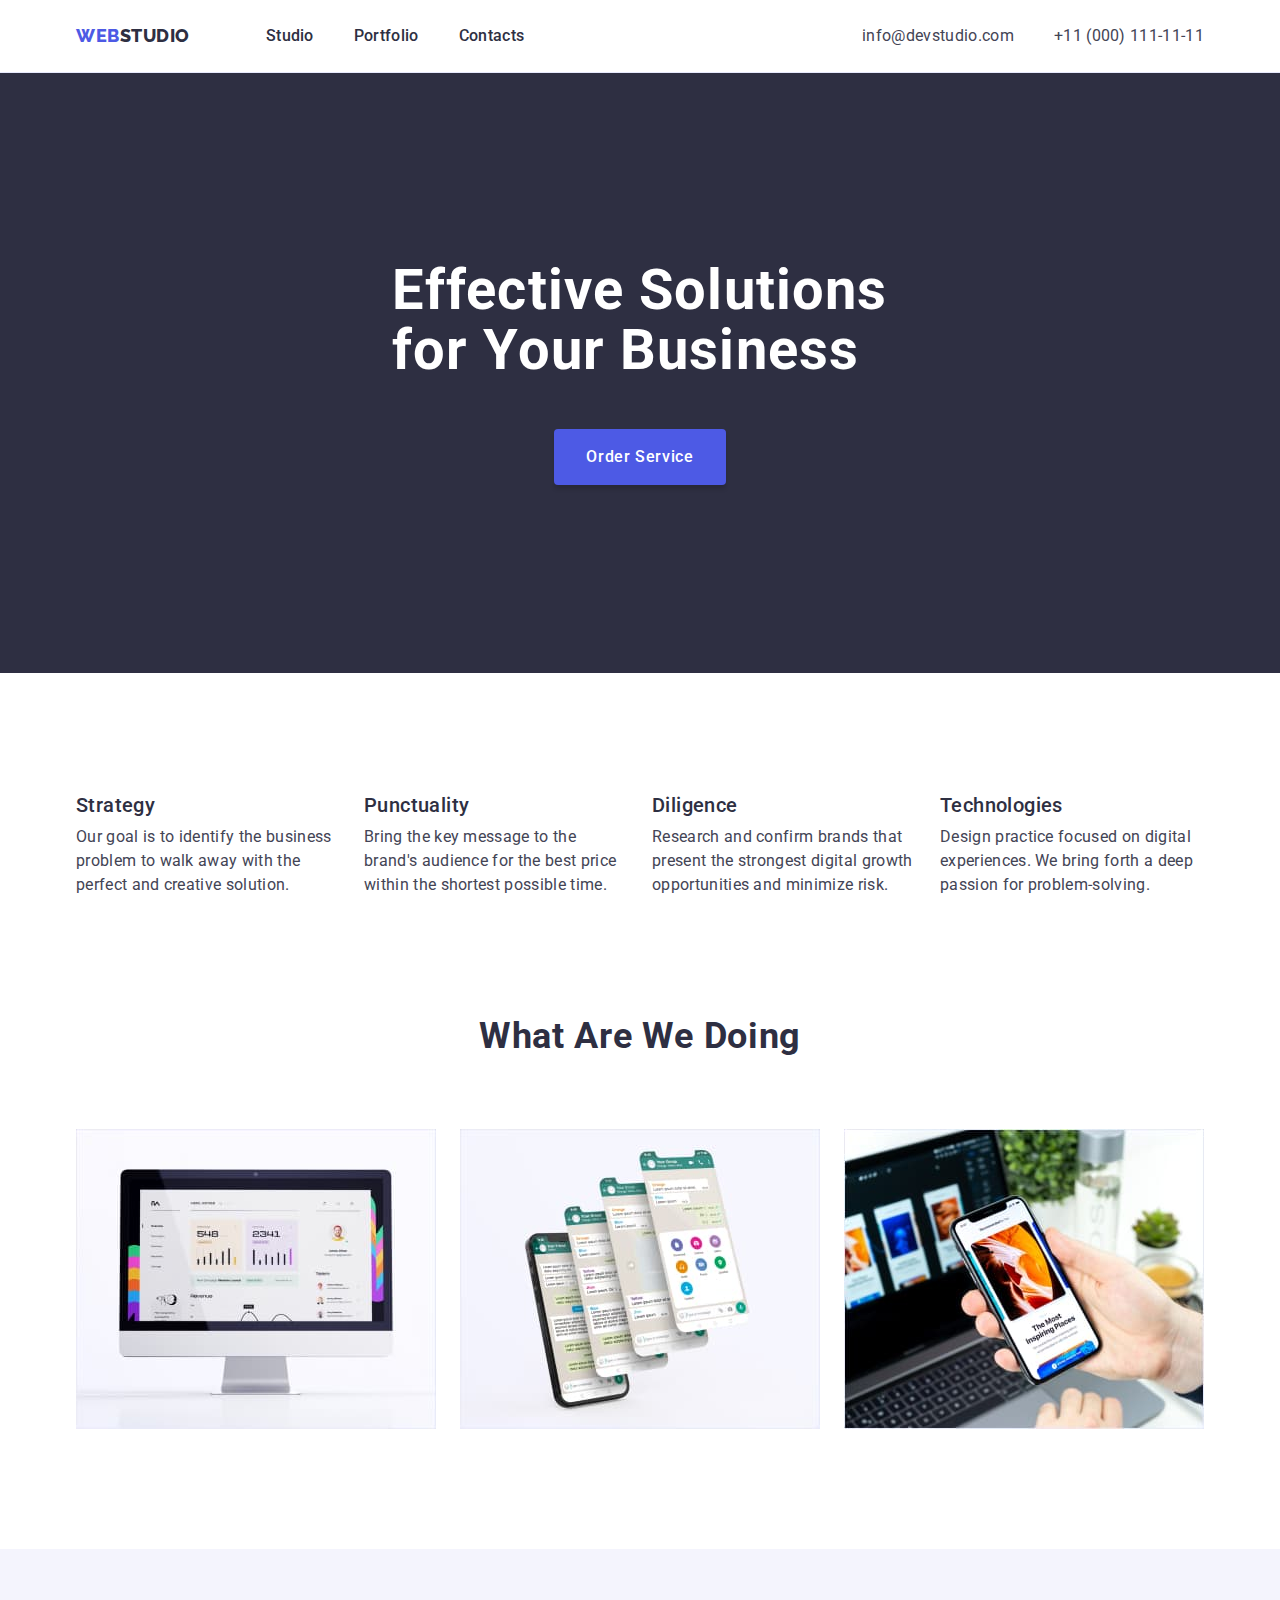
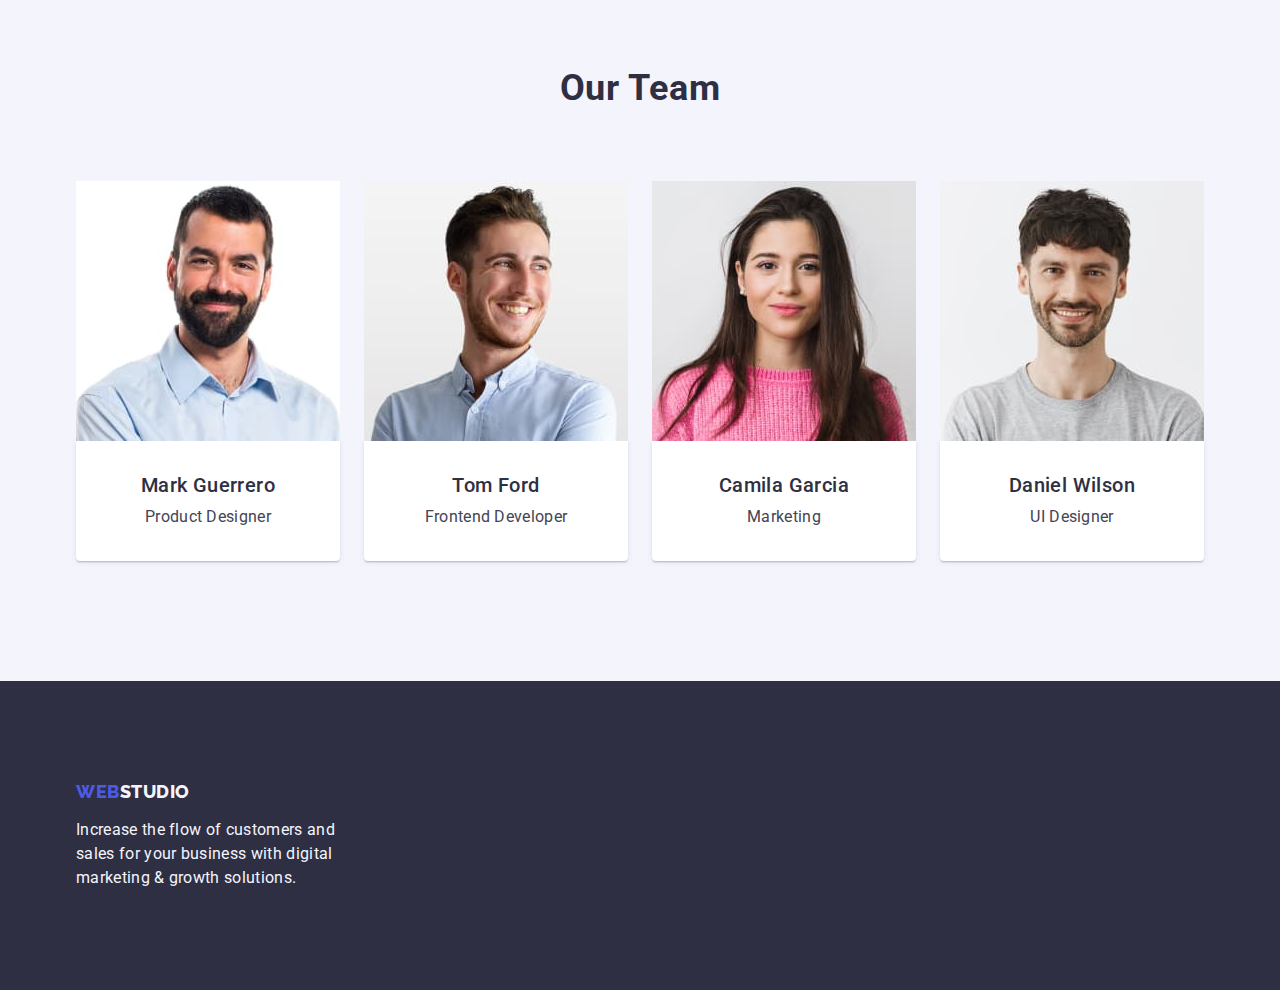
<file: index.html>
<!DOCTYPE html>
<html lang="en">
  <head>
    <meta charset="UTF-8" />
    <meta http-equiv="X-UA-Compatible" content="IE=edge" />
    <meta name="viewport" content="width=device-width, initial-scale=1.0" />
    <title>WebStudio</title>
    <link rel="preconnect" href="https://fonts.googleapis.com" />
    <link rel="preconnect" href="https://fonts.gstatic.com" crossorigin />
    <link
      href="https://fonts.googleapis.com/css2?family=Raleway:wght@800&family=Roboto:wght@400;500;700;900&display=swap"
      rel="stylesheet"
    />
	 <link rel="stylesheet" href="https://cdn.jsdelivr.net/npm/modern-normalize@1.1.0/modern-normalize.min.css">
    <link rel="stylesheet" href="./css/styles.css" />
  </head>
  <body>
    <header class="header">
     <div class="container header-container">
		<nav class="header-nav">
			<a class="header-logo logo link" href="./index.html">
			  Web<span class="header-span">Studio</span></a
			>
			<ul class="header-list list">
			  <li class="header-item"><a class="header-link link" href="./index.html">Studio</a></li>
			  <li class="header-item">
				 <a class="header-link link" href="./portfolio.html">Portfolio</a>
			  </li>
			  <li class="header-item"><a class="header-link link" href="">Contacts</a></li>
			</ul>
		 </nav>
		 <address class="header-contacts">
			<ul class="header-list-contacts list">
			  <li class="header-list-item">
				 <a class="header-mail-tel link" href="mailto:info@devstudio.com"
					>info@devstudio.com</a
				 >
			  </li>
			  <li class="header-list-item">
				 <a class="header-mail-tel link" href="tel:+110001111111"
					>+11 (000) 111-11-11</a
				 >
			  </li>
			</ul>
		 </address>
	  </div>
    </header>

    <main>
      <!-- Effective Solutions for Your Business -->
      <section class="hero">
		<div class="container">
			<h1 class="hero-main-title">Effective Solutions for Your Business</h1>
		<button class="hero-button" type="button">Order Service</button>
	</div>
      </section>
		

      <!-- Our advantages -->
      <section class="advantages">
        <div class="container">
			<!-- Заголовок h2 скриємо у сss -->
			<h2 class="visually-hidden">Our advantages</h2>
			<ul class="advantages-list list">
			  <li class="advantages-item">
				 <h3 class="advantages-title">Strategy</h3>
				 <p class="advantages-text">
					Our goal is to identify the business problem to walk away with the
					perfect and creative solution.
				 </p>
			  </li>
			  <li class="advantages-item">
				 <h3 class="advantages-title">Punctuality</h3>
				 <p class="advantages-text">
					Bring the key message to the brand's audience for the best price
					within the shortest possible time.
				 </p>
			  </li>
			  <li class="advantages-item">
				 <h3 class="advantages-title">Diligence</h3>
				 <p class="advantages-text">
					Research and confirm brands that present the strongest digital
					growth opportunities and minimize risk.
				 </p>
			  </li>
			  <li class="advantages-item">
				 <h3 class="advantages-title">Technologies</h3>
				 <p class="advantages-text">
					Design practice focused on digital experiences. We bring forth a
					deep passion for problem-solving.
				 </p>
			  </li>
			</ul>
		  </div>
      </section>

      <!-- What are we doing -->
      <section class="what">
        <div class="container">
				<h2 class="what-title">What are we doing</h2>
        <ul class="what-list list">
          <li class="what-card">
            <img
              src="./images/main-page/main/What-are-we-doing/img-1.jpg"
              alt="computer"
              width="360"
              height="300"
            />
          </li>
          <li class="what-card">
            <img
              src="./images/main-page/main/What-are-we-doing/img-2.jpg"
              alt="mobile phone"
              width="360"
              height="300"
            />
          </li>
          <li class="what-card">
            <img
              src="./images/main-page/main/What-are-we-doing/img-3.jpg"
              alt="mobile phone and computer"
              width="360"
              height="300"
            />
          </li>
        </ul>
		  </div>
      </section>

      <!-- Our Team -->
      <section class="team">
       <div class="container">
			<h2 class="team-main-title">Our Team</h2>
			<ul class="team-list list">
			  <li class="team-list-item">
				 <img class="team-img"
					src="./images/main-page/main/Our-Team/img-1.jpg"
					alt="Mark Guerrero - Product Designer"
					width="264"
					height="260"
				 />
				 <div class="team-content">
				 <h3 class="team-title">Mark Guerrero</h3>
				 <p class="team-text">Product Designer</p>
				</div>
			  </li>
			  <li class="team-list-item">
				 <img class="team-img"
					src="./images/main-page/main/Our-Team/img-2.jpg"
					alt="Tom Ford - Frontend Developer"
					width="264"
					height="260"
				 />
				 <div class="team-content">
				 <h3 class="team-title">Tom Ford</h3>
				 <p class="team-text">Frontend Developer</p>
				</div>
			  </li>
			  <li class="team-list-item">
				 <img class="team-img"
					src="./images/main-page/main/Our-Team/img-3.jpg"
					alt="Camila Garcia - Marketing"
					width="264"
					height="260"
				 />
				 <div class="team-content">
				 <h3 class="team-title">Camila Garcia</h3>
				 <p class="team-text">Marketing</p>
				</div>
			  </li>
			  <li class="team-list-item">
				 <img class="team-img"
					src="./images/main-page/main/Our-Team/img-4.jpg"
					alt="Daniel Wilson - UI Designer"
					width="264"
					height="260"
				 />
				 <div class="team-content">
				 <h3 class="team-title">Daniel Wilson</h3>
				 <p class="team-text">UI Designer</p>
				</div>
			  </li>
			</ul>
		 </div>
      </section>
    </main>

    <footer class="footer">
     <div class="container">
			<a class="footer-logo logo link" href="./index.html">
				Web<span class="footer-span">Studio</span></a
			 >
      <p class="footer-text">
        Increase the flow of customers and sales for your business with digital
        marketing & growth solutions.
      </p>
	  </div>
    </footer>
  </body>
</html>
</file>
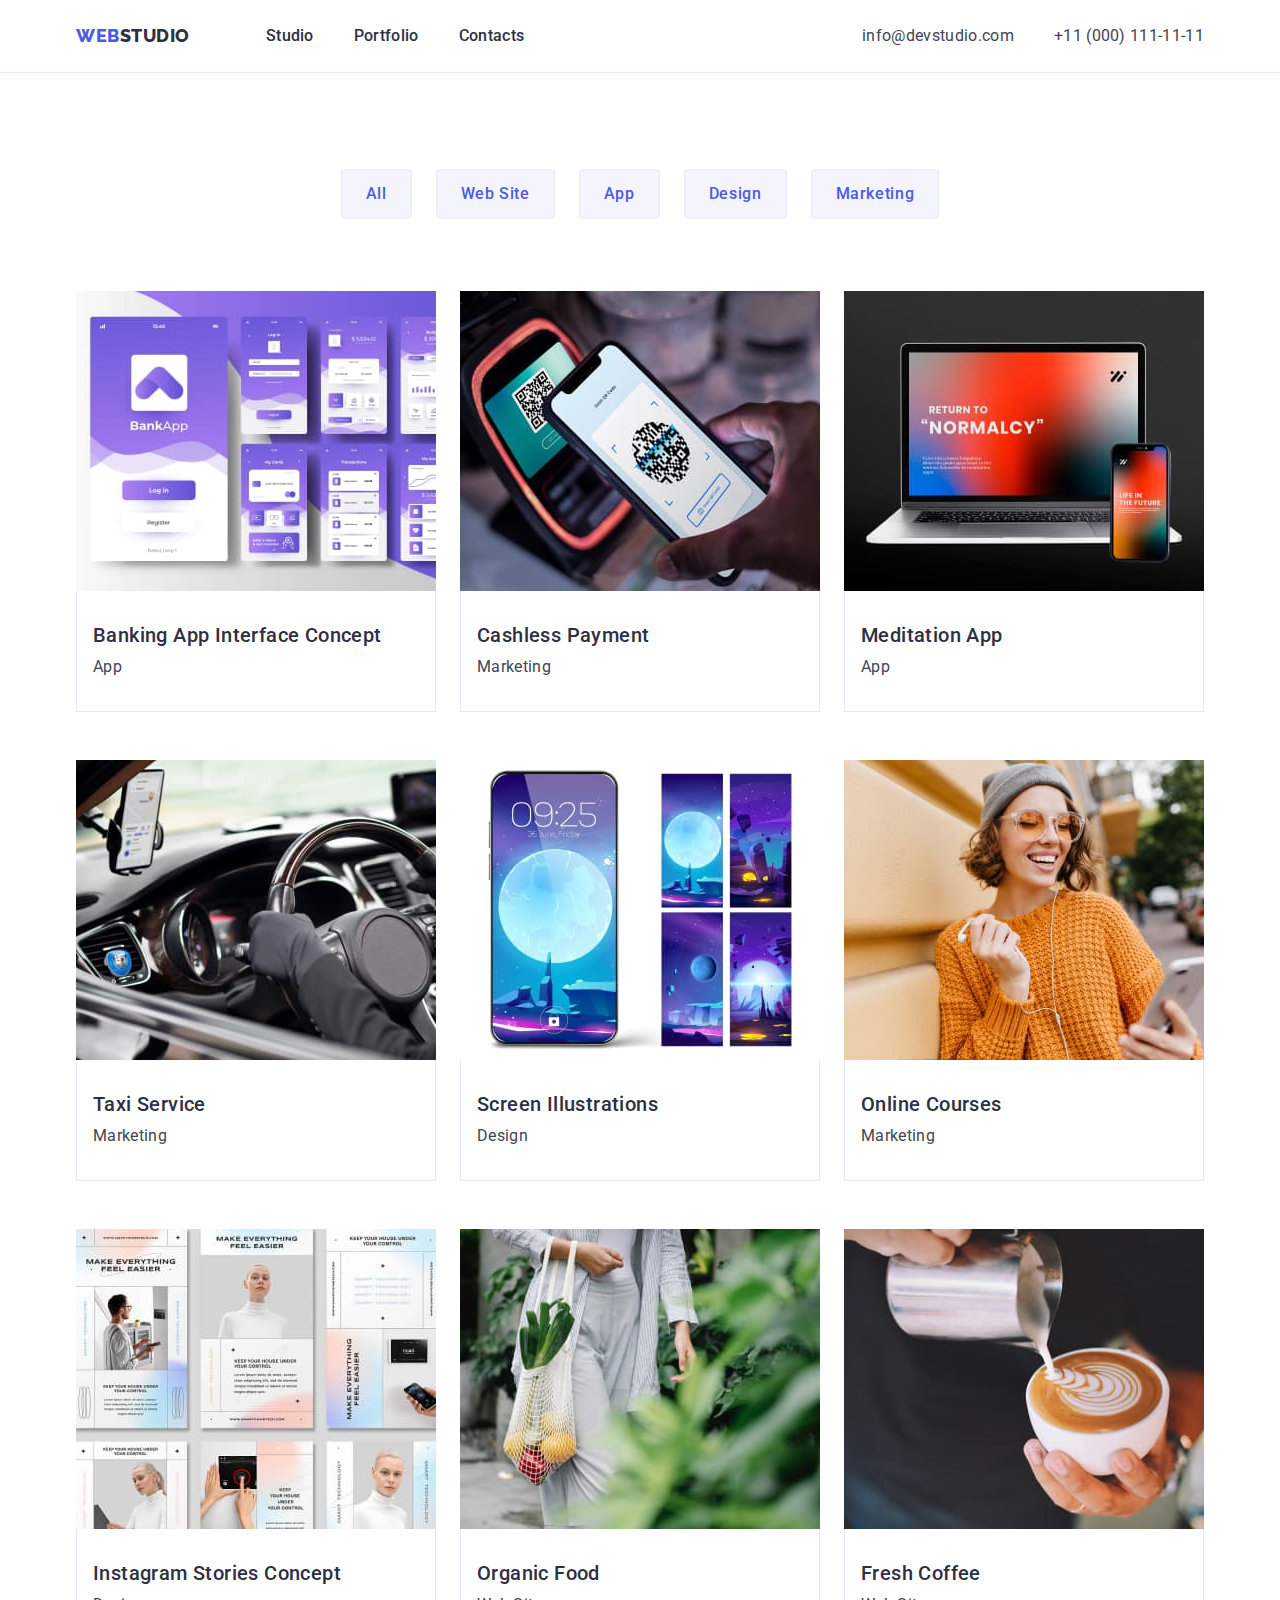
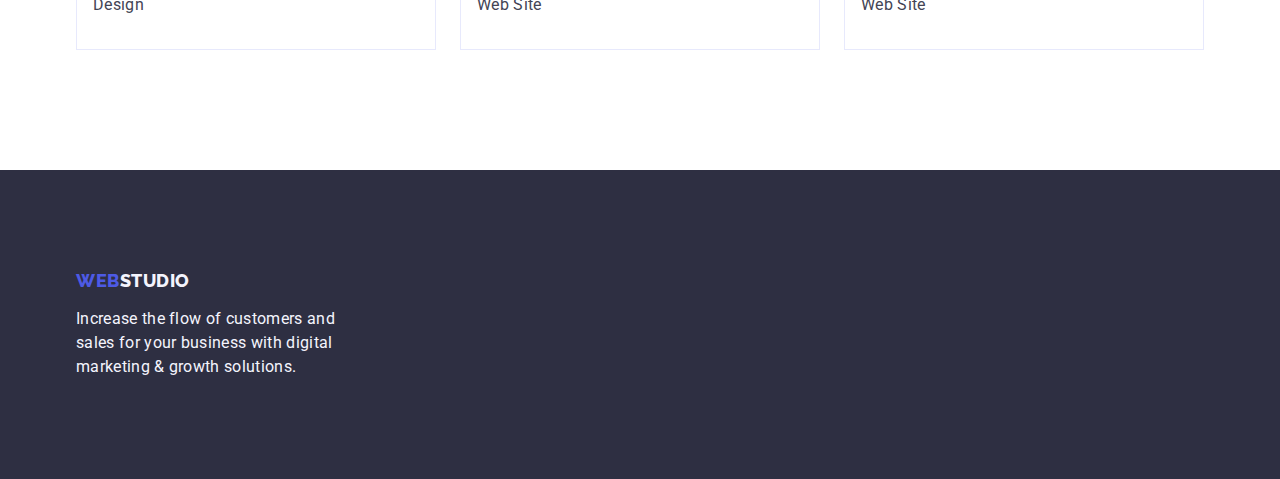
<file: portfolio.html>
<!DOCTYPE html>
<html lang="en">
  <head>
    <meta charset="UTF-8" />
    <meta http-equiv="X-UA-Compatible" content="IE=edge" />
    <meta name="viewport" content="width=device-width, initial-scale=1.0" />
    <title>Portfolio</title>
    <link rel="preconnect" href="https://fonts.googleapis.com" />
    <link rel="preconnect" href="https://fonts.gstatic.com" crossorigin />
    <link
      href="https://fonts.googleapis.com/css2?family=Raleway:wght@800&family=Roboto:wght@400;500;700;900&display=swap"
      rel="stylesheet"
    />
	 <link rel="stylesheet" href="https://cdn.jsdelivr.net/npm/modern-normalize@1.1.0/modern-normalize.min.css">
    <link rel="stylesheet" href="./css/styles.css" />
  </head>
  <body>
    <!-- Header -->
	 <header class="header header-portfolio">
		<div class="container header-container">
		 <nav class="header-nav">
			 <a class="header-logo logo link" href="./index.html">
				Web<span class="header-span">Studio</span></a
			 >
			 <ul class="header-list list">
				<li class="header-item"><a class="header-link link" href="./index.html">Studio</a></li>
				<li class="header-item">
				  <a class="header-link link" href="./portfolio.html">Portfolio</a>
				</li>
				<li class="header-item"><a class="header-link link" href="">Contacts</a></li>
			 </ul>
		  </nav>
		  <address class="header-contacts">
			 <ul class="header-list-contacts list">
				<li class="header-list-item">
				  <a class="header-mail-tel link" href="mailto:info@devstudio.com"
					 >info@devstudio.com</a
				  >
				</li>
				<li class="header-list-item">
				  <a class="header-mail-tel link" href="tel:+110001111111"
					 >+11 (000) 111-11-11</a
				  >
				</li>
			 </ul>
		  </address>
		</div>
	  </header>
    <main>
      <!-- Portfolio -->
      <section class="potrfolio">
      <div class="container">
			  <!-- Заголовок скриємо у css -->
			  <h1 class="visually-hidden">Our works</h1>
			  <ul class="filters-list list">
				 <li class="filters-item"><button class="filters-button" type="button">All</button></li>
				 <li class="filters-item"><button class="filters-button" type="button">Web Site</button></li>
				 <li class="filters-item"><button class="filters-button" type="button">App</button></li>
				 <li class="filters-item"><button class="filters-button" type="button">Design</button></li>
				 <li class="filters-item"><button class="filters-button" type="button">Marketing</button></li>
			  </ul>
	
			  <ul class="list-cards list">
				 <li class="list-card">
				  <a class="link" href=""> <img class ="list-card-img"
					  src="./images/portfolio/main/img-1.jpg"
					  alt="Bank application interface"
					  width="360"
					  height="300"
					/>
					<div class="list-card-content">
					<h2 class="list-card-title">Banking App Interface Concept</h2>
					<p class="list-card-text">App</p>
				</div>
				</a>
				 </li>
				 <li class="list-card">
					<a class="link" href=""> <img class ="list-card-img"
					  src="./images/portfolio/main/img-2.jpg"
					  alt="Cashless Payment"
					  width="360"
					  height="300"
					/>
					<div class="list-card-content">
					<h2 class="list-card-title">Cashless Payment</h2>
					<p class="list-card-text">Marketing</p>
				</div>
					</a>
				 </li>
				 <li class="list-card">
					<a class="link" href=""> <img class ="list-card-img"
					  src="./images/portfolio/main/img-3.jpg"
					  alt="Laptop and phone"
					  width="360"
					  height="300"
					/>
					<div class="list-card-content">
					<h2 class="list-card-title">Meditation App</h2>
					<p class="list-card-text">App</p>
				</div>
					</a>
				 </li>
				 <li class="list-card">
					<a class="link" href=""> <img class ="list-card-img"
					  src="./images/portfolio/main/img-4.jpg"
					  alt="The girl is a marketer"
					  width="360"
					  height="300"
					/>
					<div class="list-card-content">
					<h2 class="list-card-title">Taxi Service</h2>
					<p class="list-card-text">Marketing</p>
				</div>
				</a>
				 </li>
				 <li class="list-card">
					<a class="link" href=""> <img class ="list-card-img"
					  src="./images/portfolio/main/img-5.jpg"
					  alt="Screen illustrations"
					  width="360"
					  height="300"
					/>
					<div class="list-card-content">
					<h2 class="list-card-title">Screen Illustrations</h2>
					<p class="list-card-text">Design</p>
				</div>
					</a>
				 </li>
				 <li class="list-card">
					<a class="link" href=""> <img class ="list-card-img"
					  src="./images/portfolio/main/img-6.jpg"
					  alt="The girl is a marketer"
					  width="360"
					  height="300"
					/>
					<div class="list-card-content">
					<h2 class="list-card-title">Online Courses</h2>
					<p class="list-card-text">Marketing</p>
				</div>
					</a>
				 </li>
				 <li class="list-card">
					<a class="link" href=""> <img class ="list-card-img"
					  src="./images/portfolio/main/img-7.jpg"
					  alt="Instagram Stories Concept"
					  width="360"
					  height="300"
					/>
					<div class="list-card-content">
					<h2 class="list-card-title">Instagram Stories Concept</h2>
					<p class="list-card-text">Design</p>
				</div>
					</a>
				 </li>
				 <li class="list-card">
					<a class="link" href=""> <img class ="list-card-img"
					  src="./images/portfolio/main/img-8.jpg"
					  alt="Natural food products"
					  width="360"
					  height="300"
					/>
					<div class="list-card-content">
					<h2 class="list-card-title">Organic Food</h2>
					<p class="list-card-text">Web Site</p>
				</div>
					</a>
				 </li>
				 <li class="list-card">
					<a class="link" href=""><img class ="list-card-img"
					  src="./images/portfolio/main/img-9.jpg"
					  alt="fresh coffee"
					  width="360"
					  height="300"
					/>
					<div class="list-card-content">
					<h2 class="list-card-title">Fresh Coffee</h2>
					<p class="list-card-text">Web Site</p>
				</div>
					</a>
				 </li>
			  </ul>
		</div>
      </section>
    </main>
    <!-- Footer -->
    <footer class="footer">
		<div class="container">
			 <a class="footer-logo logo link" href="./index.html">
				 Web<span class="footer-span">Studio</span></a
			  >
		 <p class="footer-text">
			Increase the flow of customers and sales for your business with digital
			marketing & growth solutions.
		 </p>
		</div>
	  </footer>
  </body>
</html>
</file>
<file: css/styles.css>
/* Reset Styles */
h1,
h2,
h3,
h4,
h5,
h6,
p {
  margin: 0;
}
ul {
  margin: 0;
  padding: 0;
}
button {
  font-family: inherit;
  color: currentColor;
  cursor: pointer;
}
img {
  display: block;
  max-width: 100%;
  height: auto;
}

.link {
  color: currentColor;
  text-decoration: none;
}
.list {
  list-style: none;
}
/* ==================================================================================================================================== */
/* Variables */
:root {
  --backround-page: #ffffff;
  --main-color-text: #434455;
  --secondary-color-text: #2e2f42;
  --accent-color: #4d5ae5;
  --hover-color: #404bbf;

  --items: 3;
  --retreat: 24px;
}
/* ==================================================================================================================================== */

body {
  font-family: 'Roboto', sans-serif;
  font-size: 16px;
  background-color: var(--backround-page);
  color: var(--main-color-text);
}
/* ======================================================================================================================================*/
/* Repeating Blocks */
/* =================== Container ======================= */
.container {
  width: 1158px;
  margin: 0 auto;
  padding: 0 15px;
}
/* ================== Header ========================= */
.header {
  padding: 24px 0px;
  border-bottom: 1px solid #e7e9fc;
}
.header-container {
  display: flex;
}

.header-nav {
  display: flex;
  align-items: center;
}
.logo {
  color: var(--accent-color);

  font-family: 'Raleway', sans-serif;
  font-weight: 800;
  font-size: 18px;
  line-height: 1.17;
  letter-spacing: 0.03em;
  text-transform: uppercase;
}
.header-logo {
  margin-right: 76px;
}
.header-span {
  color: var(--secondary-color-text);
}
.header-list {
  display: flex;
  gap: 40px;
}

.header-link {
  padding: 24px 0;
  color: var(--secondary-color-text);

  font-weight: 500;
  font-size: 16px;
  line-height: 1.5;
  letter-spacing: 0.02em;
}

.header-link:hover,
.header-link:focus,
.header-mail-tel:hover,
.header-mail-tel:focus {
  color: var(--hover-color);
}

.header-contacts {
  margin-left: auto;
  font-style: normal;
}
.header-list-contacts {
  display: flex;
  gap: 40px;
}
.header-mail-tel {
  color: var(--main-color-text);

  font-style: normal;
  line-height: 1.5;
  letter-spacing: 0.02em;
}

/*========================= Footer ============================*/
.footer {
  padding: 100px 0px;

  background-color: #2e2f42;
}
.footer-logo {
  display: inline-block;
  margin-bottom: 16px;
  color: var(--accent-color);
}
.footer-text {
  width: 264px;

  color: #f4f4fd;

  line-height: 1.5;
  letter-spacing: 0.02em;
}
.footer-span {
  color: #f4f4fd;
}
/* ===================================================================================================================================== */

/* Main Page*/
/* =============== Section Hero ================= */
.hero {
  padding: 188px 0;

  background-color: #2e2f42;
}

.hero-main-title {
  max-width: 496px;
  margin: 0 auto 48px;
  color: #ffffff;

  font-size: 56px;
  line-height: 1.07;
  letter-spacing: 0.02em;
}
.hero-button {
  display: block;
  min-width: 169px;
  height: 56px;
  margin: 0 auto;
  padding: 16px 32px;

  color: #ffffff;
  background-color: var(--accent-color);
  border-radius: 4px;
  box-shadow: 0px 4px 4px rgba(0, 0, 0, 0.15);
  border: none;
  cursor: pointer;

  font-weight: 500;
  font-size: 16px;
  line-height: 1.5;
  letter-spacing: 0.04em;
  font-family: 'Roboto', sans-serif;
}
.hero-button:hover,
.hero-button:focus {
  background-color: var(--hover-color);
}
/* ============== Section Advantages =================== */
.advantages {
  padding: 120px 0px;
}
.visually-hidden {
  position: absolute;
  width: 1px;
  height: 1px;
  margin: -1px;
  border: 0;
  padding: 0;
  white-space: nowrap;
  clip-path: inset(100%);
  clip: rect(0 0 0 0);
  overflow: hidden;
}
.advantages-list {
  display: flex;
  gap: 24px;
}
.advantages-item {
  --items: 4;
  flex-basis: calc((100% - var(--retreat) * (var(--items) - 1)) / var(--items));
}

.advantages-title {
  margin-bottom: 8px;

  color: var(--secondary-color-text);

  font-weight: 500;
  font-size: 20px;
  line-height: 1.2;
  letter-spacing: 0.02em;
}
.advantages-text {
  line-height: 1.5;
  letter-spacing: 0.02em;
}
/* ================== Section What ======================== */
.what {
  padding-bottom: 120px;
}
.what-title,
.team-main-title {
  margin-bottom: 72px;

  color: var(--secondary-color-text);

  font-size: 36px;
  line-height: 1.11;
  text-align: center;
  letter-spacing: 0.02em;
  text-transform: capitalize;
}
.what-list {
  display: flex;
  gap: 24px;
}

/* =================== Section Our Team ======================= */
.team {
  padding: 120px 0px;

  background-color: #f4f4fd;
}
.team-list {
  display: flex;
  gap: 24px;
}
.team-list-item {
   --items: 4;
  flex-basis: calc((100% - var(--retreat) * (var(--items) - 1)) / var(--items));
  background-color: #ffffff;
}

.team-content {
  padding: 32px 16px;

  box-shadow: 0px 1px 6px rgba(46, 47, 66, 0.08),
    0px 1px 1px rgba(46, 47, 66, 0.16), 0px 2px 1px rgba(46, 47, 66, 0.08);
  border-radius: 0px 0px 4px 4px;
}
.team-title {
  margin-bottom: 8px;

  color: var(--secondary-color-text);

  font-weight: 500;
  font-size: 20px;
  line-height: 1.2;
  text-align: center;
  letter-spacing: 0.02em;
}
.team-text {
  line-height: 1.5;
  text-align: center;
  letter-spacing: 0.02em;
}
/* ===================================================================================================================================== */

/* Portfolio Page */
/* =============== Section Portfolio =================== */
.potrfolio {
  padding: 96px 0 120px 0;
}

.filters-list {
  display: flex;
  justify-content: center;
  gap: 24px;
  margin-bottom: 72px;
}
.filters-button {
  padding: 12px 24px;

  color: var(--accent-color);
  background-color: #f4f4fd;
  border: 1px solid #e7e9fc;
  border-radius: 4px;

  font-family: inherit;
  font-size: 16px;
  font-weight: 500;
  line-height: 1.5;
  letter-spacing: 0.04em;
  cursor: pointer;
}

.filters-button:hover,
.filters-button:focus {
  color: #ffffff;
  background-color: var(--hover-color);
  border: 1px solid transparent;
}
.list-cards {
  display: flex;
  flex-wrap: wrap;
column-gap: 24px;
  row-gap: 48px;
}
.list-card {
   flex-basis: calc((100% - var(--retreat) * (var(--items) - 1)) / var(--items));
}
.list-card-content {
  padding: 32px 16px;

  border: 1px solid #e7e9fc;
  border-top: none;
}

.list-card-title {
  margin-bottom: 8px;

  color: var(--secondary-color-text);

  font-weight: 500;
  font-size: 20px;
  line-height: 1.2;
  letter-spacing: 0.02em;
}
.list-card-text {
  color: var(--main-color-text);

  line-height: 1.5;
  letter-spacing: 0.02em;
}
/* ====================================================================================================================================== */
</file>
